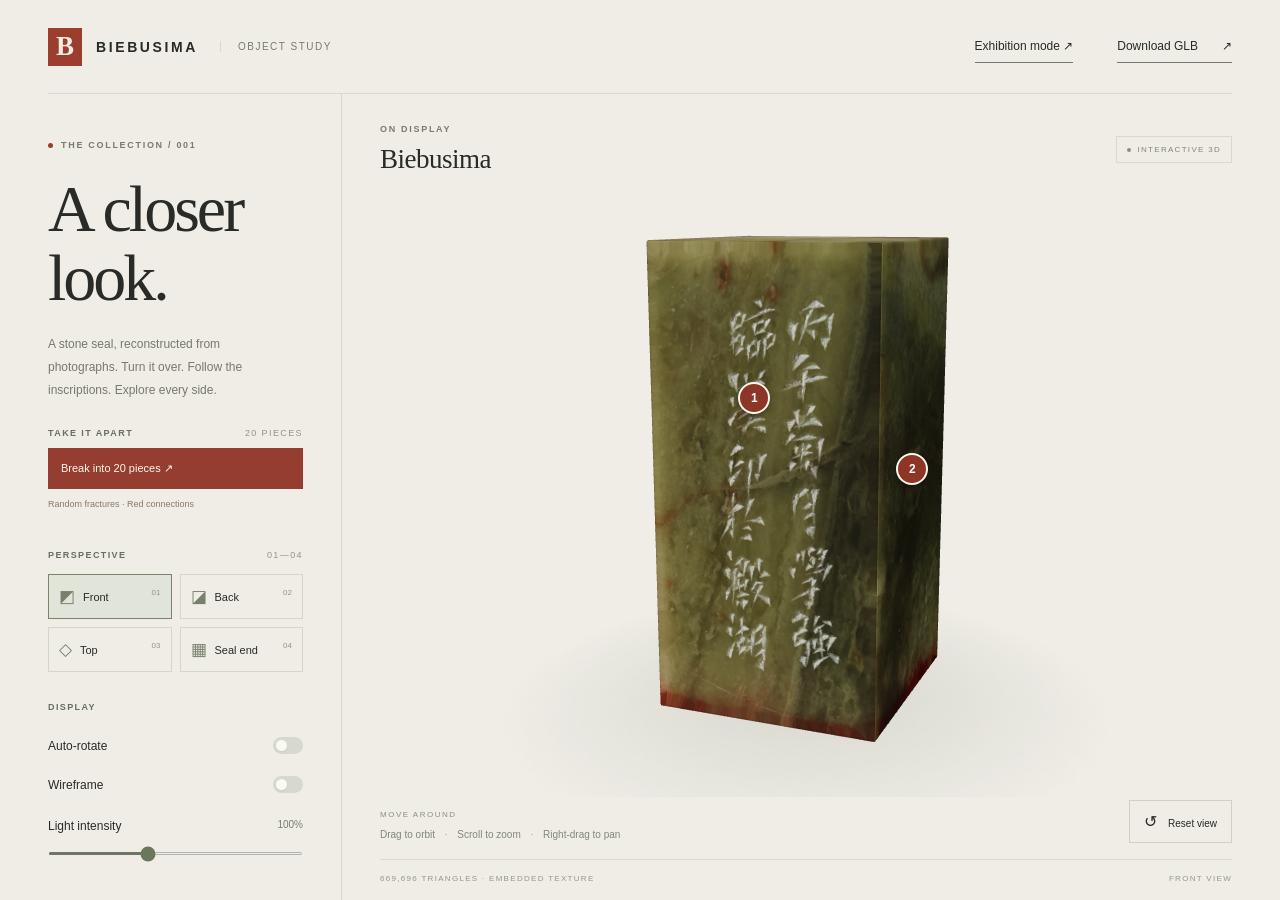
<file: index.html>
<!doctype html>
<html lang="en"><head><meta charset="UTF-8"/><meta name="viewport" content="width=device-width, initial-scale=1.0"/><meta name="theme-color" content="#efede6"/><meta name="description" content="Explore Biebusima, a photo-reconstructed stone seal, in an interactive 3D viewer."/><title>Biebusima — Object study</title>  <script type="module" crossorigin src="./assets/viewer-BfxRyAaY.js"></script>
  <link rel="modulepreload" crossorigin href="./assets/OrbitControls-dg_L4jJC.js">
  <link rel="stylesheet" crossorigin href="./assets/viewer-DlOu5uOg.css">
</head>
<body>
<header class="masthead"><a class="brand" href="./" aria-label="Biebusima home"><span class="brand-mark" aria-hidden="true">B</span>BIEBUSIMA<span class="brand-sub">OBJECT STUDY</span></a><a class="download art-entry" href="./art.html">Exhibition mode ↗</a><a class="download" id="download" href="./models/biebusima.glb" download="biebusima.glb">Download GLB <span aria-hidden="true">↗</span></a></header>
<main class="workspace">
<aside class="sidebar">
<div class="intro"><p class="eyebrow"><span class="red-dot"></span> THE COLLECTION / 001</p><h1>A closer<br>look.</h1><p class="description">A stone seal, reconstructed from photographs. Turn it over. Follow the inscriptions. Explore every side.</p></div>
<section class="fracture-section" aria-labelledby="fracture-title"><div class="section-label"><h2 id="fracture-title">TAKE IT APART</h2><span>20 PIECES</span></div><button id="break-toggle" class="break-button" type="button" aria-pressed="false" aria-controls="fracture-options" disabled>Break into 20 pieces <span aria-hidden="true">↗</span></button><p id="break-status" class="break-status" role="status" aria-live="polite">Random fractures · Connected by red lines</p><div id="fracture-options" hidden><label class="range-label" for="separation"><span>Separation</span><output id="separation-value" for="separation">65%</output></label><input id="separation" type="range" min="0" max="100" value="65" step="1"/><p class="fracture-hint">Move the slider to pull the pieces apart.</p><button id="new-fracture" class="new-fracture" type="button">New fracture <span aria-hidden="true">⤨</span></button></div></section>
<section class="view-section" aria-labelledby="views-title"><div class="section-label"><h2 id="views-title">PERSPECTIVE</h2><span>01—04</span></div><div class="view-grid"><button class="view active" data-view="front" aria-pressed="true"><span class="view-icon">◩</span>Front<span class="view-number">01</span></button><button class="view" data-view="back" aria-pressed="false"><span class="view-icon">◪</span>Back<span class="view-number">02</span></button><button class="view" data-view="top" aria-pressed="false"><span class="view-icon">◇</span>Top<span class="view-number">03</span></button><button class="view" data-view="seal" aria-pressed="false"><span class="view-icon">▦</span>Seal end<span class="view-number">04</span></button></div></section>
<section class="display-section" aria-labelledby="display-title"><div class="section-label"><h2 id="display-title">DISPLAY</h2></div><label class="toggle-row"><span>Auto-rotate</span><input id="rotate" type="checkbox" role="switch"/><span class="switch" aria-hidden="true"></span></label><label class="toggle-row"><span>Wireframe</span><input id="wireframe" type="checkbox" role="switch"/><span class="switch" aria-hidden="true"></span></label><label class="range-label" for="light"><span>Light intensity</span><output id="light-value" for="light">100%</output></label><input id="light" type="range" min="50" max="180" value="100" step="5"/></section>
<div class="sidebar-bottom"><button id="open-file" class="text-button">Open another GLB <span aria-hidden="true">＋</span></button><input id="file" type="file" accept=".glb,model/gltf-binary" hidden/><p class="scale-note">Photogrammetry · Approximate geometry<br>Physical dimensions are uncalibrated.</p></div>
</aside>
<section class="stage" aria-label="Interactive 3D model viewer">
<div class="stage-heading"><div><span class="eyebrow">ON DISPLAY</span><h2 id="object-name">Biebusima</h2></div><span class="live-badge"><span></span> INTERACTIVE 3D</span></div>
<div id="viewport"><canvas id="canvas" tabindex="0" aria-label="3D stone seal. Drag to orbit, scroll to zoom, or use the perspective buttons."></canvas><div id="loading" role="status" aria-live="polite"><span class="loading-ring"></span><strong id="loading-label">Preparing the object</strong><span id="loading-detail">Loading 3D model…</span><progress id="progress" max="100" value="0" aria-label="Model loading progress"></progress><button id="retry" hidden>Try again</button></div><div id="drop-hint" hidden>Drop a GLB to explore it</div></div>
<div class="stage-footer"><div><span class="footer-title">MOVE AROUND</span><p>Drag to orbit <span>·</span> Scroll to zoom <span>·</span> Right-drag to pan</p></div><button id="reset" class="reset-button" aria-label="Reset camera and display settings"><span aria-hidden="true">↺</span> Reset view</button></div>
<div class="object-meta"><span id="model-stats">PHOTO RECONSTRUCTION</span><span id="view-label">FRONT VIEW</span></div>
</section>
</main></body></html>
</file>
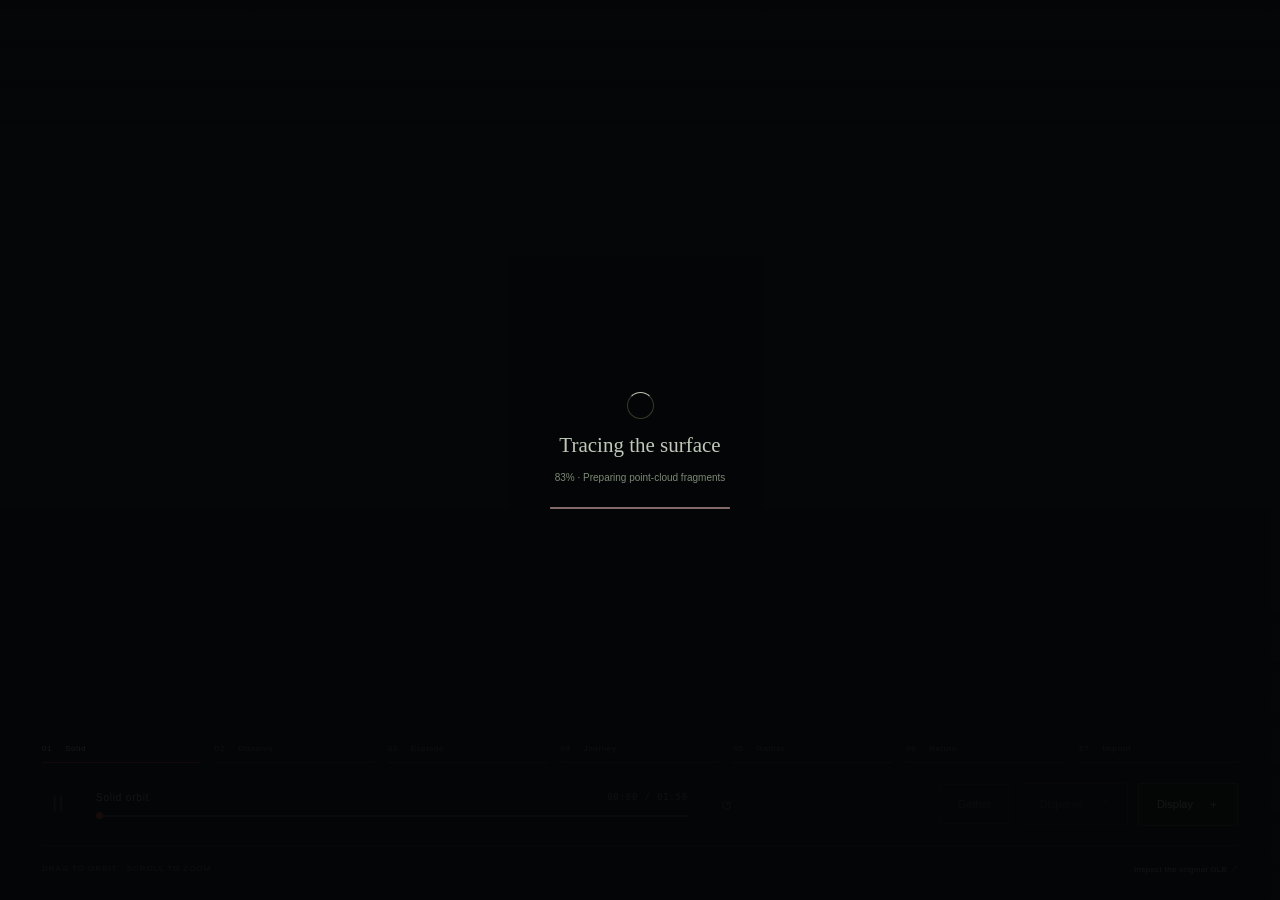
<file: art.html>
<!doctype html><html lang="zh-CN"><head><meta charset="utf-8"><meta name="viewport" content="width=device-width,initial-scale=1"><meta name="theme-color" content="#050607"><meta name="description" content="An animated point-cloud study of a stone seal, held together by red threads."><title>篆刻临习 · 别部司马</title>  <script type="module" crossorigin src="./assets/exhibition-DGhiSWVr.js"></script>
  <link rel="modulepreload" crossorigin href="./assets/OrbitControls-dg_L4jJC.js">
  <link rel="stylesheet" crossorigin href="./assets/exhibition-ZxvkrUrs.css">
</head><body>
<canvas id="art-canvas" aria-label="Animated point-cloud stone seal. Drag to orbit and scroll to zoom." tabindex="0"></canvas>
<button id="fullscreen" hidden aria-label="Fullscreen">⛶</button>
<section class="intro-card" aria-label="片头"><div class="intro-title"><h1>篆刻临习</h1><div class="title-underline"></div></div><p>《别部司马》</p></section>
<aside class="seal-info" aria-label="印章信息">
<section class="info-group"><h2 class="info-heading">[印文]</h2><div class="info-content">别部司马</div></section>
<section class="info-group"><h2 class="info-heading">[释义]</h2><div class="info-content">汉末至三国时期的武官职名<br>统领别部兵马的武官</div></section>
<section class="info-group"><h2 class="info-heading">[尺寸]</h2><div class="info-content dimensions">3cm×3cm×6cm</div></section>
<section class="info-group"><h2 class="info-heading">[材质]</h2><div class="info-content">青田</div></section>
</aside>
<div class="art-loader" id="art-loader" role="status"><span class="loader-ring"></span><strong id="load-title">Tracing the stone</strong><p id="load-detail">Reading geometry and photographs…</p><progress id="load-progress" aria-label="Model loading" max="100"></progress><button id="retry" hidden>Try again</button></div>
<footer class="art-footer"><nav class="chapter-nav" aria-label="Sequence chapters"><button data-stage="1" data-stage-time="0" aria-current="step">01 <span>Solid</span></button><button data-stage="2" data-stage-time="26">02 <span>Dissolve</span></button><button data-stage="3" data-stage-time="34">03 <span>Explode</span></button><button data-stage="4" data-stage-time="46">04 <span>Journey</span></button><button data-stage="5" data-stage-time="74">05 <span>Gather</span></button><button data-stage="6" data-stage-time="88">06 <span>Return</span></button><button data-stage="7" data-stage-time="100">07 <span>Imprint</span></button></nav><div class="transport"><button id="play" aria-label="Pause animation" disabled>Ⅱ</button><div class="timeline"><label for="timeline"><span id="phase-small">Solid orbit</span><output id="time">00:00 / 01:50</output></label><input type="range" min="0" max="110" step="0.01" value="0" id="timeline" aria-label="Animation timeline" disabled></div><button id="replay" aria-label="Restart animation" disabled>↺</button></div><div class="art-actions"><button id="gather" disabled>Gather</button><button id="disperse" disabled>Disperse <span>↗</span></button><button id="settings-toggle" aria-expanded="false" aria-controls="art-settings">Display <span>＋</span></button></div>
<div class="footer-note"><span>DRAG TO ORBIT · SCROLL TO ZOOM</span><a href="./">Inspect the original GLB ↗</a></div></footer>
<aside id="art-settings" hidden><h2>Display</h2><label>Point density<select id="density" aria-label="Point density"><option value="120000">120,000 · Light</option><option value="240000" selected>240,000 · Balanced</option><option value="360000">360,000 · Fine</option></select></label><label for="particle-size">Particle size<output id="particle-size-value">150%</output></label><input id="particle-size" type="range" min="0.7" max="2.2" step="0.1" value="1.5"><label>Local swirls<input type="checkbox" id="particle-drift" checked></label><label for="flow-strength">Swirl strength<output id="flow-strength-value">100%</output></label><input id="flow-strength" type="range" min="0" max="1.8" step="0.1" value="1"><label>Red threads<input type="checkbox" id="threads" checked></label><label>Cinematic camera<input type="checkbox" id="orbit" checked></label><p>110-second cinematic sequence. All particles come from the latest GLB. No model data leaves this device.</p><a href="https://www.bilibili.com/video/BV1DC4y1d7gd/" target="_blank" rel="noreferrer">Visual reference · 双吉堡不要酱 ↗</a></aside>
<div class="motion-note" id="motion-note" hidden>Animation starts paused for your reduced-motion preference. Press play to begin.</div></body></html>
</file>
<file: assets/viewer-DlOu5uOg.css>
:root{font-family:Inter,Arial,sans-serif;color:#282b27;background:#efede6;font-synthesis:none;font-weight:400;--muted:#777b72;--line:#d8d8ce;--red:#9b3e2e}*{box-sizing:border-box}body{margin:0}button,a,input{-webkit-tap-highlight-color:transparent}button,a{touch-action:manipulation}button{font:inherit;color:inherit;cursor:pointer}button:focus-visible,a:focus-visible,input:focus-visible,canvas:focus-visible{outline:2px solid var(--red);outline-offset:5px}button:disabled{cursor:wait;opacity:.5}a{color:inherit;text-decoration:none}.masthead{height:94px;margin:0 48px;display:flex;align-items:center;justify-content:space-between;border-bottom:1px solid var(--line);gap:20px}.brand{display:flex;align-items:center;gap:14px;font-size:14px;letter-spacing:2.6px;font-weight:700}.brand-mark{display:grid;place-items:center;background:var(--red);color:#f2ede1;width:34px;height:38px;font-family:Georgia,serif;font-size:27px;letter-spacing:0}.brand-sub{font-size:10px;font-weight:400;letter-spacing:1.5px;color:var(--muted);border-left:1px solid var(--line);padding-left:17px;margin-left:8px}.download{font-size:12px;border-bottom:1px solid #73796d;padding:9px 0;display:flex;gap:24px}.download:hover{color:var(--red);border-color:var(--red)}.workspace{display:grid;grid-template-columns:294px minmax(0,1fr);min-height:calc(100svh - 94px);max-width:1800px;margin:auto;padding:0 48px}.sidebar{padding:46px 38px 24px 0;border-right:1px solid var(--line);display:flex;flex-direction:column}.eyebrow{font-size:9px;letter-spacing:1.7px;font-weight:600;color:var(--muted);margin:0;display:flex;align-items:center;gap:8px}.red-dot{width:5px;height:5px;background:var(--red);border-radius:50%}h1{font-family:Georgia,Times New Roman,serif;line-height:1.04;letter-spacing:-3px;font-size:66px;font-weight:400;margin:25px 0 21px}.description{color:#77796f;font-size:12px;line-height:1.9;max-width:220px;margin:0}.view-section{margin-top:39px}.section-label{display:flex;align-items:center;justify-content:space-between;color:#92958b;font-size:9px;letter-spacing:1.4px;margin-bottom:14px}.section-label h2{font-size:9px;font-weight:600;margin:0;color:#676e62}.view-grid{display:grid;grid-template-columns:1fr 1fr;gap:8px}.view{display:flex;align-items:center;gap:8px;padding:13px 10px;background:transparent;border:1px solid #d4d6cb;font-size:11px;text-align:left;transition:background .2s,border-color .2s}.view:hover{border-color:#7b826e}.view.active{background:#e1e5d9;border-color:#7a846d}.view-icon{font-size:17px;color:#77806b;line-height:1}.view-number{font-size:8px;color:#90958a;margin-left:auto;align-self:flex-start}.display-section{margin-top:30px}.toggle-row{position:relative;display:flex;align-items:center;justify-content:space-between;cursor:pointer;font-size:12px;padding:11px 0}.toggle-row input{position:absolute;right:0;width:30px;height:18px;margin:0;opacity:0;z-index:2;cursor:pointer}.switch{width:30px;height:17px;background:#d7d9cf;border-radius:10px;padding:3px;transition:background .2s}.switch:after{content:"";display:block;width:11px;height:11px;background:#fafaf5;border-radius:50%;box-shadow:0 1px 2px #0001;transition:transform .2s}input:checked+.switch{background:#6b775d}input:checked+.switch:after{transform:translate(13px)}input:focus-visible+.switch{outline:2px solid var(--red);outline-offset:4px}.range-label{display:flex;justify-content:space-between;margin:15px 0 8px;font-size:12px}output{color:var(--muted);font-size:10px}input[type=range]{width:100%;accent-color:#6b775d;height:3px;margin:7px 0 9px;cursor:pointer}.sidebar-bottom{margin-top:auto;padding-top:32px}.text-button{border:0;border-bottom:1px solid var(--line);background:transparent;width:100%;display:flex;justify-content:space-between;padding:12px 0;font-size:11px}.text-button:hover{color:var(--red)}.scale-note{color:#96998f;font-size:9px;line-height:1.8;margin:16px 0 0}.stage{position:relative;min-width:0;min-height:700px;display:flex;flex-direction:column;padding-left:38px;overflow:hidden}.stage-heading{display:flex;justify-content:space-between;align-items:center;gap:15px;padding:41px 0 0;z-index:1;pointer-events:none}.stage-heading h2{font-family:Georgia,serif;font-size:27px;font-weight:400;margin:10px 0 0;letter-spacing:-.5px}.live-badge{display:flex;align-items:center;gap:6px;font-size:8px;letter-spacing:1.3px;border:1px solid var(--line);padding:8px 10px;color:#818778}.live-badge span{height:4px;width:4px;background:#87937b;border-radius:50%}#viewport{position:relative;flex:1;min-height:455px;margin-top:-28px;margin-left:-12px;margin-right:-12px}canvas{width:100%;height:100%;display:block;position:absolute;inset:0;touch-action:none}#loading{position:absolute;inset:0;display:flex;flex-direction:column;align-items:center;justify-content:center;gap:13px;background:#efede6ed;z-index:3;text-align:center;padding:24px}#loading[hidden],#drop-hint[hidden]{display:none}#loading strong{font-family:Georgia,serif;font-size:24px;font-weight:400}#loading-detail{font-size:11px;color:var(--muted);max-width:340px;line-height:1.7}.loading-ring{height:25px;width:25px;border:1px solid #c8cdbc;border-top-color:#6b775d;border-radius:50%;animation:spin 1s linear infinite;margin-bottom:8px}progress{width:140px;height:3px;accent-color:#6b775d}#retry{padding:9px 20px;background:#e1e5d9;border:1px solid #7a846d;font-size:12px}#drop-hint{position:absolute;inset:20px;display:grid;place-items:center;background:#e1e5d9ed;border:1px dashed #778267;font-family:Georgia,serif;font-size:28px;pointer-events:none;z-index:4}.stage-footer{display:flex;justify-content:space-between;align-items:center;gap:16px;padding-bottom:23px;margin-top:3px}.footer-title{color:#89917f;font-size:8px;letter-spacing:1.5px}.stage-footer p{color:#82877c;font-size:10px;margin:8px 0 0}.stage-footer p span{padding:0 7px;color:#a0a598}.reset-button{border:1px solid #cdd2c4;background:transparent;font-size:10px;padding:11px 14px;white-space:nowrap}.reset-button span{font-size:16px;margin-right:8px}.reset-button:hover{background:#e1e5d9}.object-meta{display:flex;justify-content:space-between;gap:16px;border-top:1px solid var(--line);padding:16px 0 21px;font-size:8px;letter-spacing:1.3px;color:#92988b}@keyframes spin{to{transform:rotate(360deg)}}@media(min-width:1600px){.stage{min-height:850px}h1{font-size:76px}.sidebar{padding-top:58px}}@media(max-width:1000px){.masthead{margin:0 25px}.workspace{padding:0 25px;grid-template-columns:245px minmax(0,1fr)}.sidebar{padding-right:24px}.stage{padding-left:24px}.live-badge{display:none}h1{font-size:60px}.stage-footer p{max-width:170px;line-height:1.8}.stage-footer p span{padding:0 3px}}@media(max-width:700px){.masthead{height:72px;margin:0 20px}.brand{font-size:11px;gap:9px;letter-spacing:2px}.brand-mark{width:27px;height:31px;font-size:22px}.brand-sub{display:none}.download{font-size:10px;gap:12px}.workspace{display:flex;flex-direction:column;padding:0 20px}.stage{order:0;padding:0;min-height:0;height:calc(80svh - 72px);min-height:490px}.stage-heading{padding-top:25px}.stage-heading h2{font-size:25px}.live-badge{display:flex;font-size:7px;padding:7px}#viewport{min-height:290px;margin-top:0}.stage-footer{padding-bottom:17px}.stage-footer p{max-width:none;font-size:9px}.reset-button{padding:8px 10px;font-size:9px}.object-meta{padding-bottom:16px;font-size:7px}.sidebar{order:1;border:0;border-top:1px solid var(--line);padding:25px 0 30px;display:grid;grid-template-columns:1fr 1fr;gap:25px}.intro{grid-column:1/-1}.intro .eyebrow{display:none}h1{font-size:40px;letter-spacing:-1px;margin:0 0 10px}h1 br{display:none}.description{max-width:100%;font-size:11px}.view-section,.display-section{margin:0}.view-grid{gap:6px}.view{padding:11px 7px;gap:5px;font-size:10px}.view-number{display:none}.sidebar-bottom{grid-column:1/-1;padding:0;margin:0}.scale-note{font-size:9px}.toggle-row{font-size:11px;padding:8px 0}.range-label{font-size:11px;margin-top:13px}.stage-footer p span{padding:0 3px}}@media(prefers-reduced-motion:reduce){*,*:before,*:after{animation:none!important;transition:none!important}}@media(min-width:701px){.workspace{height:calc(100svh - 94px);min-height:580px}.sidebar{overflow-y:auto;scrollbar-width:thin;scrollbar-color:#c9cdbf transparent}.stage{height:100%;min-height:0}#viewport{min-height:0}.stage-heading{padding-top:30px}.stage-footer{padding-bottom:16px}.object-meta{padding:14px 0 17px}}@media(min-width:701px)and (max-height:850px){.sidebar{padding-top:26px;padding-bottom:18px}h1{font-size:52px;letter-spacing:-2px;margin:16px 0}.description{font-size:11px;line-height:1.7}.view-section{margin-top:24px}.display-section{margin-top:22px}.view{padding-top:10px;padding-bottom:10px}.toggle-row{padding:8px 0}.range-label{margin-top:10px}.sidebar-bottom{padding-top:14px}.scale-note{margin-top:11px;font-size:8px}.text-button{padding:9px 0}}.fracture-section{margin-top:26px}.fracture-section .section-label{margin-bottom:10px}.break-button{display:flex;align-items:center;justify-content:space-between;gap:10px;width:100%;padding:12px;background:#943d30;border:1px solid #943d30;color:#fff8ed;font-size:11px;line-height:1.4;text-align:left}.break-button:hover{background:#7d3026}.break-button[aria-pressed=true]{background:#e9dfd5;border-color:#a16b57;color:#763d2c}.break-status{font-size:9px;color:#8d7869;line-height:1.6;margin:8px 0 0}.fracture-hint{font-size:9px;color:#8c8f85;line-height:1.6;margin:7px 0 0}#fracture-options[hidden]{display:none}.fracture-section .range-label{font-size:11px}#separation{accent-color:#a64433}@media(max-width:700px){.fracture-section{grid-column:1/-1;margin-top:0}.break-button{padding:13px}.fracture-section .range-label{margin-top:16px}}.new-fracture{width:100%;margin-top:12px;padding:9px 0;display:flex;justify-content:space-between;border:0;border-bottom:1px solid #d4c7bc;background:transparent;color:#944334;font-size:10px}.new-fracture:hover{color:#6f2c21}.art-entry{margin-left:auto;margin-right:24px}@media(max-width:600px){.art-entry{font-size:9px;margin-right:12px}}.surface-markers{position:absolute;inset:0;pointer-events:none;z-index:2}.surface-markers button{position:absolute;transform:translate(-50%,-50%);width:32px;height:32px;border:2px solid #fff8ed;border-radius:50%;background:#8d3628;color:#fff;font-size:12px;font-weight:700;pointer-events:auto;box-shadow:0 2px 6px #0005}.surface-markers button:hover,.surface-markers button[aria-expanded=true]{background:#60251d}.surface-note{position:absolute;z-index:3;right:12px;bottom:12px;width:min(290px,calc(100% - 24px));padding:16px 40px 16px 16px;border:1px solid #b9b6a7;background:#fffaf0;box-shadow:0 4px 16px #0002}.surface-note h3{margin:0 0 7px;font-size:14px}.surface-note p{font-size:12px;line-height:1.55;margin:0}.surface-note button{position:absolute;top:5px;right:5px;width:32px;height:32px;border:0;background:transparent;font-size:20px}
</file>
<file: assets/exhibition-ZxvkrUrs.css>
:root{font-family:Arial,Helvetica Neue,sans-serif;color:#d7d9d3;background:#050607;font-synthesis:none;color-scheme:dark}*{box-sizing:border-box}body{margin:0;overflow:hidden}button,a,input,select{-webkit-tap-highlight-color:transparent}button{font:inherit;cursor:pointer}button:disabled{opacity:.35;cursor:wait}button:focus-visible,a:focus-visible,input:focus-visible,select:focus-visible{outline:2px solid #e6544c;outline-offset:5px}a{color:inherit;text-decoration:none}#art-canvas{position:fixed;inset:0;width:100%;height:100%;display:block;touch-action:none}.art-header{position:absolute;top:0;left:0;right:0;padding:32px 42px;display:flex;align-items:center;justify-content:space-between;pointer-events:none}.art-header a,.art-header button{pointer-events:auto}.wordmark{font-size:13px;letter-spacing:.18em;font-weight:600}.wordmark span{display:block;font-size:8px;color:#777e7d;margin-top:8px;letter-spacing:.25em;font-weight:400}.header-right{display:flex;align-items:center;gap:30px}.edition{font-size:9px;letter-spacing:.22em;color:#7e8581}.header-right button{border:1px solid #343a37;border-radius:50%;width:36px;height:36px;color:#c8ccc4;background:transparent;font-size:24px}.art-title{position:absolute;left:6%;top:24%;pointer-events:none}.overline{font-size:9px;letter-spacing:.2em;color:#858e86;display:flex;align-items:center;gap:8px}.overline span{width:5px;height:5px;background:#bc2927;border-radius:50%;box-shadow:0 0 12px #af1c1c}h1{font-family:"Noto Serif CJK SC",Songti SC,Georgia,serif;font-size:clamp(48px,5vw,78px);font-weight:400;letter-spacing:.13em;line-height:1.2;margin:28px 0 0;color:#dcdfd3}h1 span{display:block;font-family:Georgia,serif;font-size:clamp(24px,2.4vw,38px);letter-spacing:-.03em;line-height:1.08;margin-top:23px;color:#a7afa7}.art-description{font-size:11px;line-height:1.8;color:#7d867f;letter-spacing:.02em;margin-top:30px}.scene-label{position:absolute;right:42px;bottom:220px;display:flex;gap:12px;align-items:center;pointer-events:none}.scene-label>span{font-family:Georgia,serif;font-size:42px;color:#3e4941}.scene-label p{font-size:12px;margin:0 0 5px;letter-spacing:.05em}.scene-label small{color:#667269;font-size:8px;letter-spacing:.15em}.art-footer{position:absolute;left:42px;right:42px;bottom:25px;display:grid;grid-template-columns:minmax(250px,1fr) auto;column-gap:80px;row-gap:30px}.transport{display:flex;gap:22px;align-items:center;max-width:700px}.transport button{background:none;border:0;color:#c7cec4;font-size:22px;width:32px;padding:8px 0}.timeline{flex:1}.timeline label{display:flex;justify-content:space-between;font-size:10px;color:#a3ada2;margin-bottom:12px;letter-spacing:.08em}.timeline output{font-family:monospace;font-size:9px;color:#727d73}input[type=range]{appearance:none;width:100%;height:2px;background:#384138;cursor:pointer;margin:4px 0 0;display:block}input[type=range]::-webkit-slider-thumb{appearance:none;border-radius:50%;width:7px;height:7px;background:#c93630}input[type=range]::-moz-range-thumb{border:0;border-radius:50%;width:7px;height:7px;background:#c93630}.art-actions{display:flex;gap:10px;align-items:center}.art-actions button{border:1px solid #303b32;color:#acb7a8;background:#060907b3;padding:13px 18px;font-size:11px;border-radius:2px}.art-actions #disperse{border-color:#7c302d;color:#dc7970}.art-actions button:hover{border-color:#859080;color:#e2e5db}.art-actions span{margin-left:12px}.footer-note{grid-column:1/-1;border-top:1px solid #232b25;padding-top:18px;display:flex;justify-content:space-between;font-size:8px;letter-spacing:.12em;color:#657062}.footer-note a{color:#98a28f;letter-spacing:.04em}#art-settings{position:absolute;right:42px;bottom:164px;width:275px;padding:25px;background:#0c110df5;border:1px solid #344232;box-shadow:0 12px 50px #0008}#art-settings h2{margin:0 0 22px;font:18px Georgia,serif}#art-settings label{display:flex;align-items:center;justify-content:space-between;margin:16px 0;font-size:11px;color:#adb6a7}#art-settings label:first-of-type{display:block}#art-settings select{display:block;width:100%;margin-top:10px;background:#171e17;border:1px solid #3b4737;padding:8px;color:#bac3b5;font:11px Arial}#art-settings input{accent-color:#bb3931}#art-settings p{color:#76816f;font-size:10px;line-height:1.7;margin-top:23px}#art-settings a{font-size:9px;color:#a1aa95;line-height:1.6}.art-loader{position:absolute;inset:0;display:flex;flex-direction:column;align-items:center;justify-content:center;background:#050607e8;gap:14px;z-index:4}.art-loader[hidden],[hidden]{display:none!important}.art-loader strong{font:21px Georgia,serif;color:#bfc9b9;font-weight:400}.art-loader p{font-size:10px;color:#7d8a77;margin:0}.art-loader progress{width:180px;height:2px;accent-color:#a7322d;margin-top:10px}.loader-ring{border:1px solid #303c2b;border-top-color:#b9c2b1;width:27px;height:27px;border-radius:50%;animation:spin 2s linear infinite}.art-loader button{background:transparent;border:1px solid #626e58;color:#c0c9b9;padding:10px 20px}.motion-note{position:absolute;top:100px;left:50%;transform:translate(-50%);font-size:10px;color:#a3ad97;background:#151c13;padding:10px 16px;max-width:80%;z-index:2}@keyframes spin{to{transform:rotate(360deg)}}@media(max-width:850px){.art-header{padding:24px}.edition{display:none}.art-title{top:16%;left:6%}h1{font-size:48px}h1 span{font-size:25px}.art-description{display:none}.overline{font-size:7px}.art-footer{left:24px;right:24px;column-gap:20px;row-gap:20px;bottom:22px}.art-actions button{padding:11px;font-size:10px}.art-actions span{margin-left:4px}.scene-label{right:24px;bottom:185px}.scene-label>span{font-size:30px}#art-settings{right:24px;bottom:145px}}@media(max-width:600px){.art-header{padding:22px}.wordmark{font-size:10px}.wordmark span{font-size:6px}.art-title{top:17%}h1{font-size:38px;margin-top:18px}h1 span{font-size:22px;margin-top:15px}.overline{font-size:6px;max-width:105px;line-height:1.7}.art-footer{grid-template-columns:1fr;row-gap:18px;left:22px;right:22px}.art-actions{justify-content:flex-end}.transport{gap:15px}.art-actions button{padding:10px 16px}.footer-note{font-size:6px;line-height:1.6;padding-top:13px;gap:15px}.scene-label{right:22px;bottom:224px}.scene-label>span{font-size:28px}.scene-label p{font-size:10px}.scene-label small{font-size:6px}#art-settings{right:22px;bottom:170px}.art-loader strong{font-size:19px}.header-right button{width:32px;height:32px;font-size:20px}}@media(prefers-reduced-motion:reduce){.loader-ring{animation:none}}#art-settings{max-height:calc(100dvh - 190px);overflow-y:auto}.chapter-nav{grid-column:1/-1;display:grid;grid-template-columns:repeat(6,1fr);gap:14px}.chapter-nav button{background:none;border:0;border-bottom:1px solid #303a30;color:#687563;text-align:left;padding:9px 0;font-size:8px;letter-spacing:.08em}.chapter-nav button span{margin-left:10px}.chapter-nav button[aria-current=step]{border-color:#b2322d;color:#c7d0bb}.chapter-nav button:hover{color:#d8dfcc}.art-title{transition:opacity 1s}.is-travel .art-title{opacity:.12}.is-travel .scene-label{opacity:.6}.art-footer{row-gap:18px}.scene-label{bottom:250px}@media(max-width:600px){.chapter-nav{gap:7px}.chapter-nav button{font-size:7px}.chapter-nav button span{display:block;margin:5px 0 0}.scene-label{bottom:265px}.art-footer{row-gap:13px}}#art-canvas{z-index:0}body:before{content:"";position:fixed;inset:0;z-index:1;pointer-events:none;background:linear-gradient(180deg,rgba(5,6,7,.55),transparent 14%,transparent 68%,rgba(5,6,7,.96))}.art-header,.art-title,.scene-label,.art-footer{z-index:2}#art-settings{z-index:3}.chapter-nav{grid-template-columns:repeat(7,1fr)}.render-mode .art-footer,.render-mode #art-settings,.render-mode #fullscreen,.render-mode .motion-note{display:none!important}.render-mode .scene-label{bottom:48px}.art-title{transition:none}.render-mode *,.render-mode *:before,.render-mode *:after{animation:none!important;transition:none!important}.intro-card{position:fixed;inset:0;z-index:2;display:flex;flex-direction:column;align-items:center;justify-content:center;pointer-events:none;opacity:0;padding-bottom:9vh}.intro-title{display:flex;flex-direction:column;width:max-content;align-items:stretch}.intro-card h1{font-family:"Noto Serif CJK SC",Songti SC,serif;font-size:clamp(42px,4.6vw,88px);font-weight:400;letter-spacing:.22em;margin:0 -.22em 0 0;color:#c9bfba;line-height:1.2}.title-underline{height:3px;width:100%;background:#b62927;margin:6px 0 0}.intro-card p{font-family:"Noto Serif CJK SC",Songti SC,serif;font-size:clamp(22px,2vw,38px);letter-spacing:.14em;margin:18px 0 0;color:#b0a4a0;font-weight:300}.seal-info{position:fixed;left:5.2vw;top:18vh;z-index:2;display:flex;flex-direction:row-reverse;align-items:flex-start;gap:1.35vw;pointer-events:none;opacity:0;color:#fff;font-family:"Noto Serif CJK SC",Songti SC,serif;font-size:clamp(18px,1.65vw,32px);font-weight:300;line-height:1.5;letter-spacing:.18em}.info-group{display:flex;flex-direction:column;align-items:flex-end;gap:22px}.info-heading{writing-mode:vertical-rl;text-orientation:mixed;font:inherit;font-weight:400;line-height:1.2;letter-spacing:.12em;border:0;background:none;margin:0;padding:.12em .08em .22em}.info-content{writing-mode:vertical-rl;text-orientation:mixed;white-space:normal;height:52vh;max-height:620px;line-height:1.7;overflow-wrap:break-word}.dimensions{letter-spacing:.16em}@media(max-width:600px){.seal-info{left:5vw;top:19vh;font-size:15px;gap:10px}.info-group{gap:16px}.info-content{height:50vh}.intro-card h1{font-size:40px}.intro-card p{font-size:23px}}
</file>
